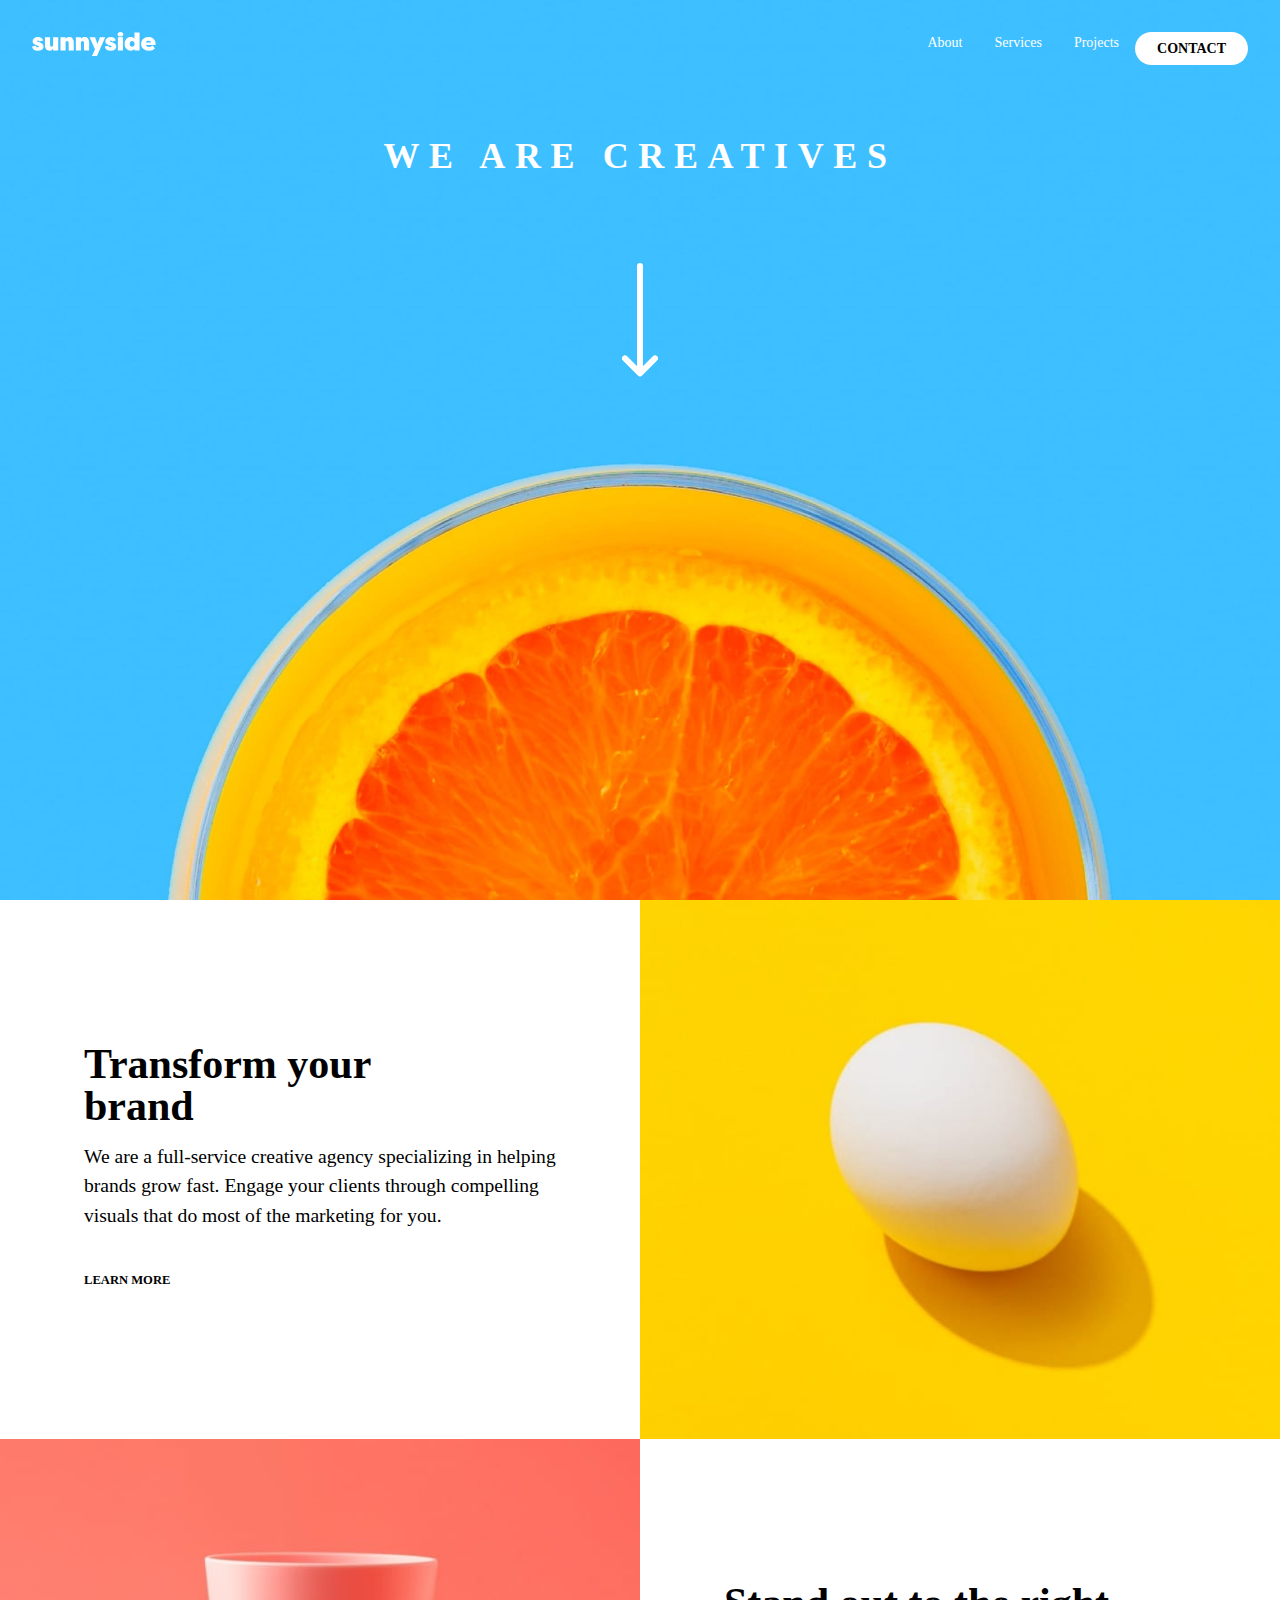
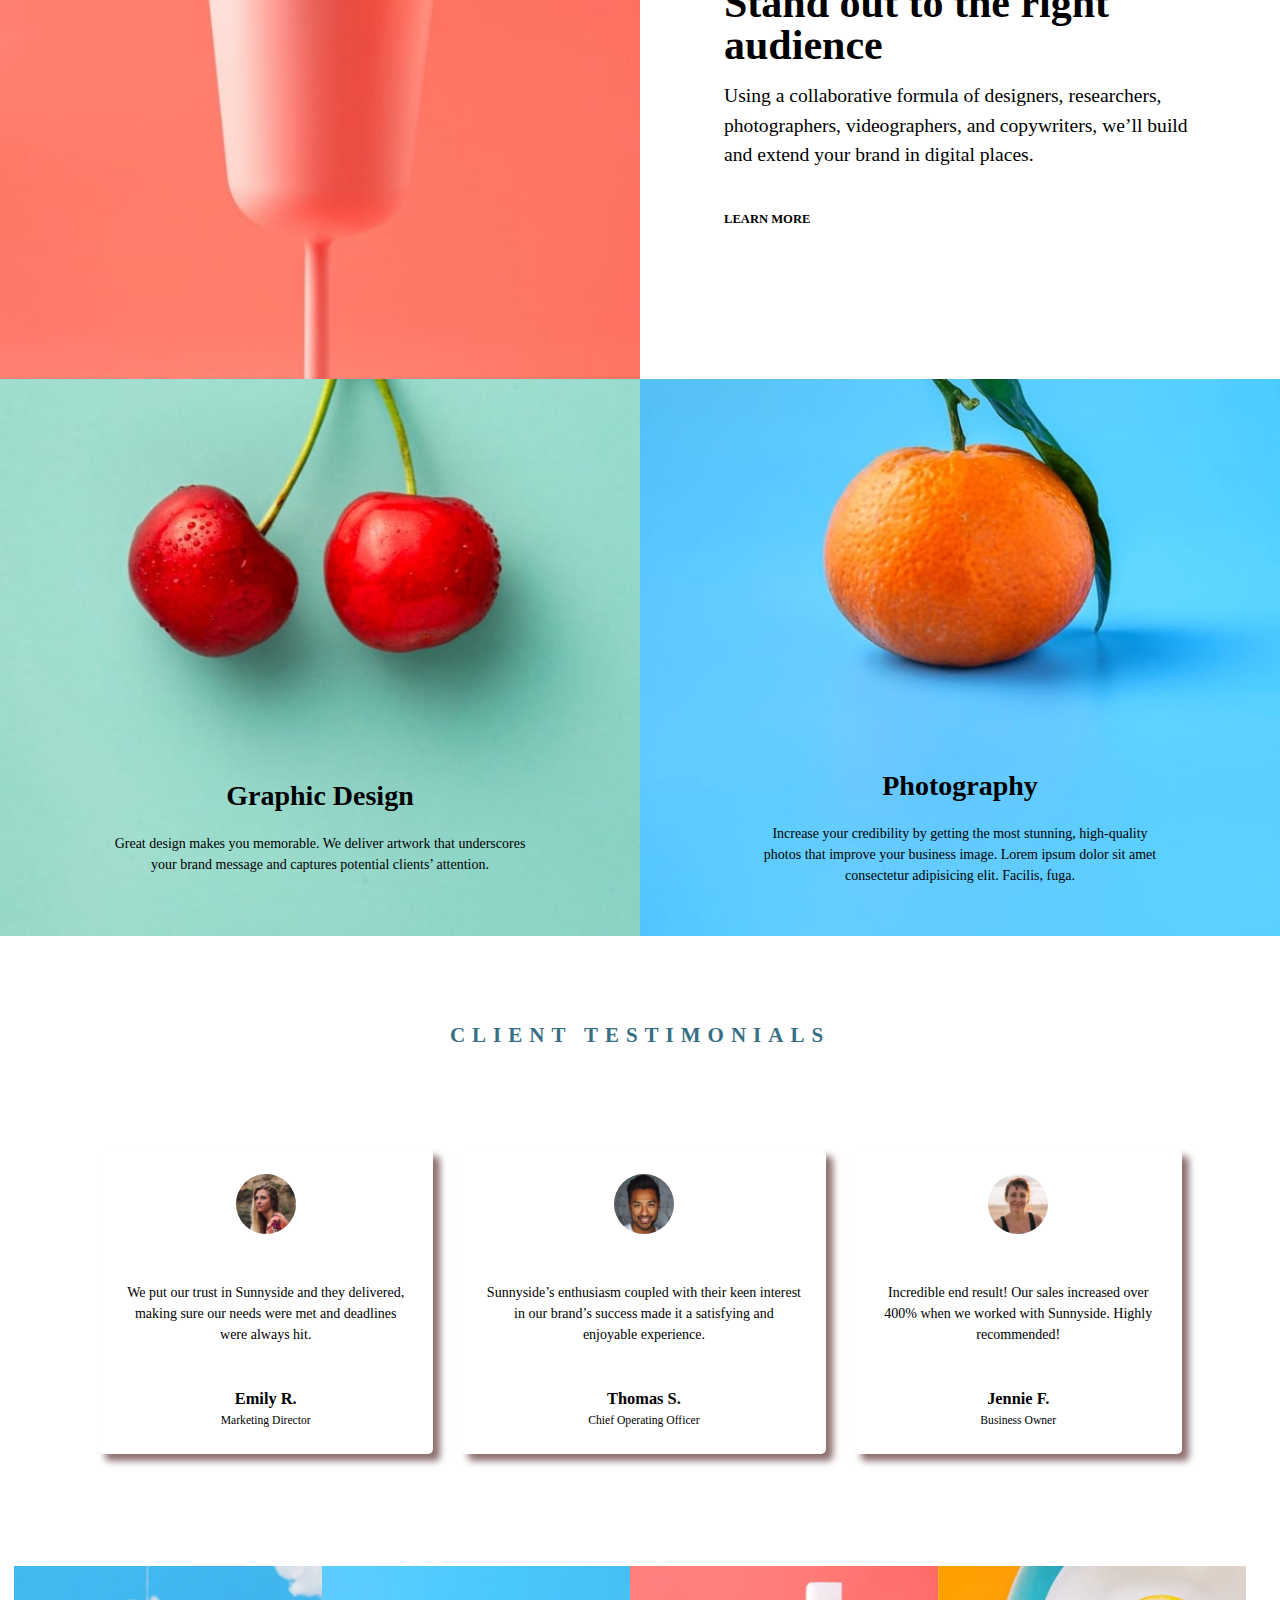
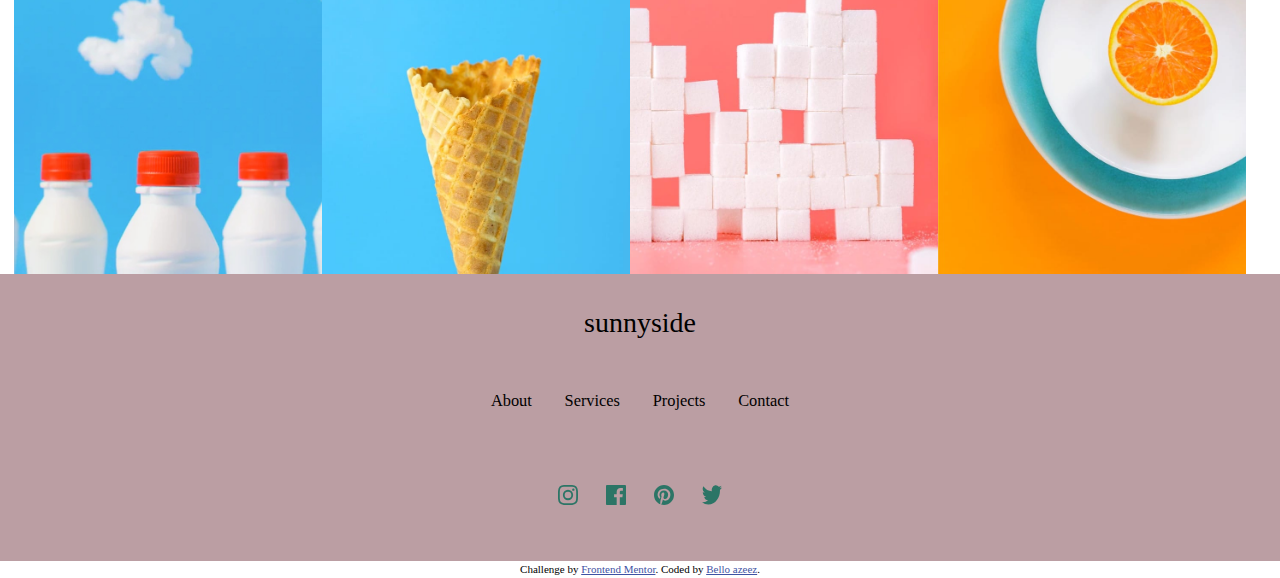
<file: index.html>
<!DOCTYPE html>
<html lang="en">
<head>
  <meta charset="UTF-8">
  <meta name="viewport" content="width=device-width, initial-scale=1.0"> <!-- displays site properly based on user's device -->

  <link rel="icon" type="image/png" sizes="32x32" href="./images/favicon-32x32.png">
  
  <title>Frontend Mentor | Sunnyside agency landing page</title>
  <link rel="stylesheet" href="style.css">
  <!-- Feel free to remove these styles or customise in your own stylesheet 👍 -->
</head>
<body>
  <main>
    <section class="header">
      <nav class="navbar">
        <div class="nav-title"> <a href=""> <svg width="124" height="24"
           xmlns="http://www.w3.org/2000/svg"><path d="M5.857 18.708c1.638
            0 2.995-.36 4.07-1.08 1.075-.721 1.613-1.769 1.613-3.144-.083-1.855-1.464-3.246-4.144-4.173l-1.44-.597c-.314-.1-.538-.198-.67-.298a.45.45 0 01-.198-.373c0-.414.273-.62.819-.62.678 0 1.182.347 1.513 1.043l3.698-1.044c-.893-2.22-2.614-3.329-5.162-3.329-1.522 0-2.788.398-3.797 1.193C1.15 7.08.645 8.116.645 9.39c0 .398.058.766.174 1.106.116.34.29.638.521.894.232.257.455.48.67.671.215.19.488.369.82.534.33.166.582.286.756.36.174.075.41.162.707.261l.422.15 1.49.546c.363.133.6.244.707.335a.449.449 0 01.16.36c0 .431-.404.647-1.215.647-1.191 0-1.903-.53-2.134-1.59L0 14.509c.463 2.8 2.416 4.2 5.857 4.2zm11.636 0c1.638 0 2.845-.63 3.623-1.888v1.615h5.112V5.366h-5.112v7.156c0 1.474-.505 2.21-1.514 2.21-1.026 0-1.539-.736-1.539-2.21V5.366h-5.112v7.653c0 3.793 1.514 5.69 4.542 5.69zm16.103-.273V11.28c0-1.475.504-2.212 1.513-2.212 1.026 0 1.54.737 1.54 2.212v7.155h5.111v-7.652c0-3.793-1.513-5.69-4.541-5.69-1.638 0-2.846.63-3.623 1.888V5.366h-5.113v13.069h5.113zm15.383 0V11.28c0-1.475.504-2.212 1.514-2.212 1.025 0 1.538.737 1.538 2.212v7.155h5.113v-7.652c0-3.793-1.514-5.69-4.542-5.69-1.638 0-2.846.63-3.623 1.888V5.366h-5.113v13.069h5.113zM64.958 24l8.289-18.634H67.91l-2.532 6.684-2.258-6.684h-5.584l5.435 11.802L59.944 24h5.014zm13.67-5.292c1.638 0 2.995-.36 4.07-1.08 1.076-.721 1.614-1.769 1.614-3.144-.083-1.855-1.465-3.246-4.145-4.173l-1.44-.597c-.314-.1-.537-.198-.67-.298a.45.45 0 01-.198-.373c0-.414.273-.62.819-.62.678 0 1.183.347 1.514 1.043l3.698-1.044c-.894-2.22-2.614-3.329-5.162-3.329-1.522 0-2.788.398-3.797 1.193-1.01.795-1.514 1.83-1.514 3.105 0 .398.058.766.173 1.106.116.34.29.638.522.894.231.257.455.48.67.671.215.19.488.369.819.534.33.166.583.286.757.36.173.075.41.162.707.261l.422.15 1.489.546c.364.133.6.244.707.335a.449.449 0 01.161.36c0 .431-.405.647-1.216.647-1.19 0-1.902-.53-2.134-1.59l-3.723.844c.464 2.8 2.416 4.2 5.857 4.2zm9.8-14.137c.91 0 1.613-.215 2.11-.646.495-.43.744-.977.744-1.64 0-.678-.24-1.23-.72-1.651C90.082.21 89.371 0 88.428 0c-.943 0-1.655.211-2.135.634-.48.422-.72.973-.72 1.652 0 .662.249 1.209.745 1.64.497.43 1.2.645 2.11.645zm2.556 13.864V5.366H85.87v13.069h5.113zm7.74.273c1.737 0 2.977-.63 3.722-1.888v1.615h5.112V.472h-5.112v6.534c-.745-1.275-1.985-1.913-3.723-1.913-1.753 0-3.214.642-4.38 1.926-1.166 1.283-1.75 2.91-1.75 4.882 0 1.97.584 3.598 1.75 4.882 1.166 1.283 2.627 1.925 4.38 1.925zm1.39-3.9c-.729 0-1.312-.274-1.75-.82-.439-.547-.658-1.243-.658-2.087 0-.845.215-1.54.645-2.087.447-.547 1.034-.82 1.762-.82s1.311.273 1.75.82c.438.546.657 1.242.657 2.087 0 .844-.219 1.54-.657 2.087-.439.546-1.022.82-1.75.82zm16.698 3.9c2.597 0 4.624-.754 6.08-2.26l-2.11-2.833c-1.042.845-2.217 1.267-3.524 1.267-.992 0-1.799-.224-2.42-.67-.62-.448-.93-.879-.93-1.293h9.604c.083-.298.124-.687.124-1.167 0-2.054-.674-3.677-2.022-4.87-1.349-1.193-3.073-1.789-5.175-1.789-2.25 0-4.028.671-5.335 2.013-1.307 1.341-1.961 2.956-1.961 4.844 0 1.938.69 3.549 2.072 4.833 1.382 1.283 3.247 1.925 5.597 1.925zm2.208-8.149h-5.112c.033-.613.298-1.08.794-1.404.496-.323 1.084-.484 1.762-.484.678 0 1.266.165 1.762.497.497.331.761.795.794 1.391z" fill="#FFF" fill-rule="nonzero"/></svg></a> </div>
        
            <!-- hamburger button  -->
            <a href="" class="toogle-btn">
            <svg width="24" height="18" xmlns="http://www.w3.org/2000/svg"><path d="M24 16v2H0v-2h24zm0-8v2H0V8h24zm0-8v2H0V0h24z" fill="#FFF" fill-rule="evenodd"/></svg>
          </a>

          <!-- nav links  -->
            <div class="nav-links">
          <ul>
            <li>
              <a href="/about.html">About</a>
            </li>
            <li>
              <a href="">Services</a>
            </li>
            <li>
              <a href="">Projects</a>
            </li>
            <li class="cl">
              <a href="" style="color: black;">Contact</a>
            </li>
          </ul>
        </div>
      </nav>

      <div class="head-text">
        <div class="image">
        <h2>we are creatives</h2> 
      </div> 
      <div class="arrow">
         <svg width="36" height="114" xmlns="http://www.w3.org/2000/svg"><g stroke="#FFF" stroke-width="6" fill="none" fill-rule="evenodd" stroke-linecap="round" stroke-linejoin="round"><path d="M18 3v100M3 95.484l15 15 15-15"/></g></svg>
       </div>
      </div>
      
    </section> 
      <div class="egg">
        <div class="text">
          <h2> Transform your <br> brand </h2>
          <p>   We are a full-service creative agency specializing in helping brands grow fast. 
        Engage your clients through compelling visuals that do most of the marketing for you.
         </p>
        <a href="" class="read"> Learn more</a>
 
        </div>
        <div class="yellow">
          <img src="/images/desktop/image-transform.jpg" alt="">
        </div>
      </div> 
      <section>
        <div class="egg">        
          <div class="yellow">
            <img src="/images/desktop/image-stand-out.jpg" alt="">
          </div>
          <div class="text">
            <h2>  Stand out to the right <br> audience  </h2>
            <p>  Using a collaborative formula of designers, researchers, photographers, videographers, and copywriters, we’ll build and extend your brand in digital places.  </p>
          <a href="" class="read"> Learn more</a>
          </div>
      </div> 
      </section>
      
      <section>
         <div class="egg">        
            <div class="apple"> 
              <div class="ds">
                <h2>  Graphic Design </h2>
              <p> Great design makes you memorable. We deliver artwork that underscores your brand message and captures potential clients’ attention.
                </p> 
              </div>         
             </div>
            <div class="photography">
              <div class="ds">
                <h2> Photography  </h2>
                <p>  Increase your credibility by getting the most stunning, high-quality photos that improve your business image. Lorem ipsum dolor sit amet consectetur adipisicing elit. Facilis, fuga.</p>
              </div>
            </div>
        </div> 
      </section>

      <!-- testimonial section  -->
      <div class="ts">
        <div class="ts-title">
           Client testimonials
        </div>
      </div>
      <div class="each">
        <div class="single">
          <img src="/images/image-emily.jpg" alt="" >
          <p>
        We put our trust in Sunnyside and they delivered, making sure our needs were met and deadlines were always hit. </p>
          <h3>Emily R. </h3>
          <h5>  Marketing Director  </h5> 
        </div>
        <div class="single">
            <img src="/images/image-thomas.jpg" alt="" >
            <p>   Sunnyside’s enthusiasm coupled with their keen interest in our brand’s success made it a satisfying and enjoyable experience. </p>
            <h3> Thomas S. </h3>
              <h5>Chief Operating Officer </h5> 
        </div>
        <div class="single">
          <img src="/images/image-jennie.jpg" alt="" >
          <p>  Incredible end result! Our sales increased over 400% when we worked with Sunnyside. Highly recommended!  </p>
        <h3> Jennie F.</h3>
         <h5>   Business Owner </h5>  
        </div>
      </div>

      <!-- products  -->
      <div class="new">
        <div class="pr s"></div>
        <div class="pr t"></div>
        <div class="pr u"></div>
        <div class="pr v"></div>
      </div>

      <!-- footer  -->
      <footer> 
        <div class="title">
              Sunnyside
            </div>
          <div class="ft">             
            <h3> About </h3> 
            <h3>  Services  </h3>
             <h3> Projects </h3>
             <h3> Contact  </h3>
          </div>
          <div class="icon">
            <img src="/images/icon-instagram.svg" alt="">
            <img src="/images/icon-facebook.svg" alt="">
            <img src="/images/icon-pinterest.svg" alt="">
            <img src="/images/icon-twitter.svg" alt="">
          </div>
       
      </footer>      
  </main> 
    <div class="attribution">
    Challenge by <a href="https://www.frontendmentor.io?ref=challenge" target="_blank">Frontend Mentor</a>. 
    Coded by <a href="#">Bello azeez</a>.
  </div>

  <script src="script.js"></script>
</body>
</html>
</file>
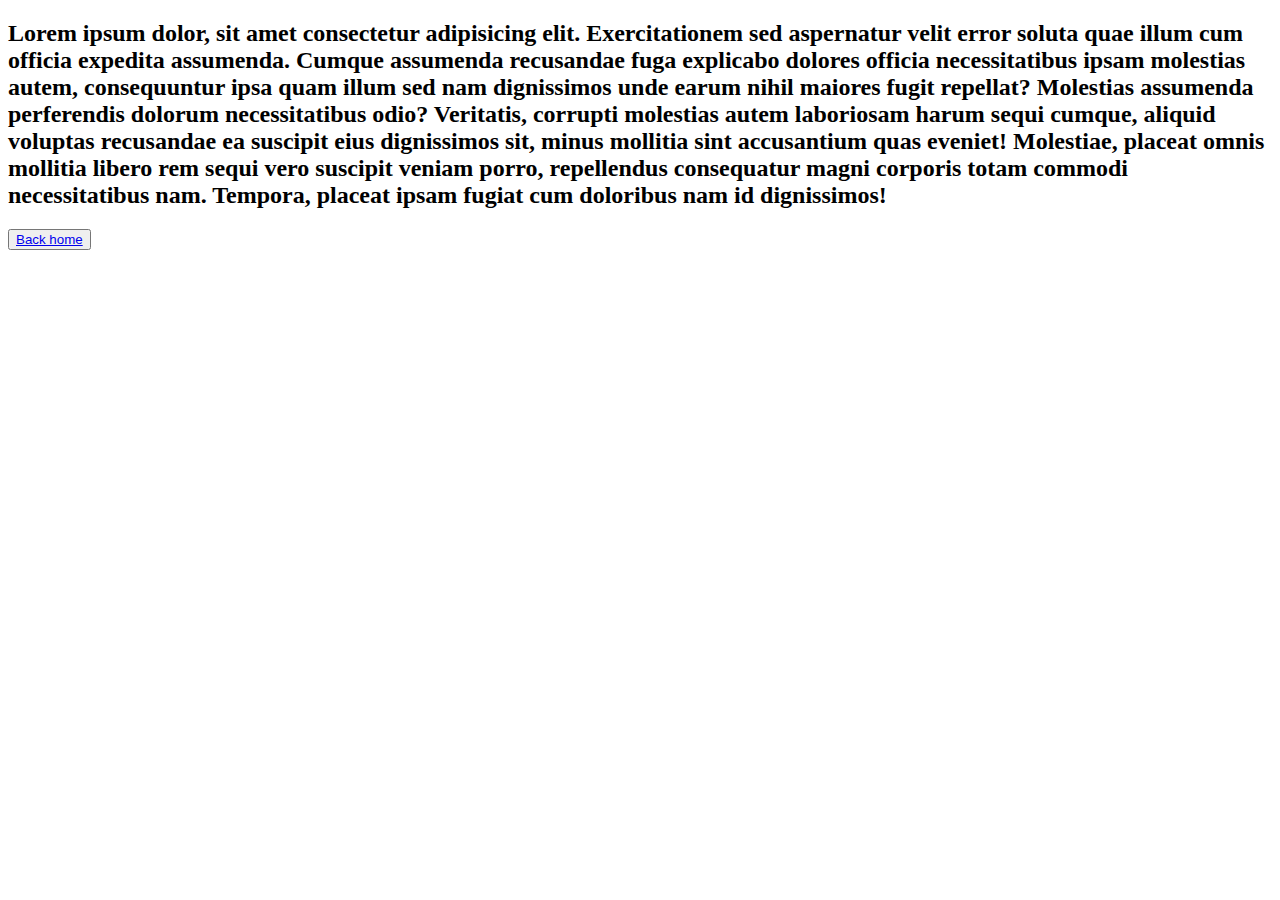
<file: about.html>
<!DOCTYPE html>
<html lang="en">
<head>
    <meta charset="UTF-8">
    <meta http-equiv="X-UA-Compatible" content="IE=edge">
    <meta name="viewport" content="width=device-width, initial-scale=1.0">
    <title>Document</title>
</head>
<body>
    <h2>Lorem ipsum dolor, sit amet consectetur adipisicing elit. Exercitationem sed aspernatur velit error soluta quae illum cum officia expedita assumenda. Cumque assumenda recusandae fuga explicabo dolores officia necessitatibus ipsam molestias autem, consequuntur ipsa quam illum sed nam dignissimos unde earum nihil maiores fugit repellat? Molestias assumenda perferendis dolorum necessitatibus odio? Veritatis, corrupti molestias autem laboriosam harum sequi cumque, aliquid voluptas recusandae ea suscipit eius dignissimos sit, minus mollitia sint accusantium quas eveniet! Molestiae, placeat omnis mollitia libero rem sequi vero suscipit veniam porro, repellendus consequatur magni corporis totam commodi necessitatibus nam. Tempora, placeat ipsam fugiat cum doloribus nam id dignissimos!</h2>
    <button> <a href="/index.html"> Back home  </a> </button>
</body>
</html>
</file>
<file: style.css>
*,
::after,
::before {
  margin: 0;
  padding: 0;
  box-sizing: border-box;
}
:root{
    --blue: hsl(240, 100%, 50%);
    --light-blue: hsl(240, 41%, 53%%);
    --white: hsl(0, 0%, 100%);
    --green: hsl(197, 41%, 37%);
    --black: hsl(0, 0%, 0%);
}

body { 
  font-family: 'Times New Roman', Times, serif; 
  line-height: 1.5;
  font-size: 0.875rem;
}
.header{
    background-image: url(/images/desktop/image-header.jpg);
    background-size: cover;
    height: 100vh; 
    background-repeat: no-repeat;  
    background-position: center;
}
.navbar{
    display: flex;
    padding: 2rem; 
    justify-content: space-between; 
     transition: all 0.3s;
}
.navbar ul{
    display: flex; 
}
.navbar ul li{
    list-style-type: none; 
}
.navbar ul li a { 
   text-decoration: none;
   padding: 1rem;
   color: var(--white); 
} 
.navbar ul li a:hover{ 
   color: rgb(109, 74, 74); 
} 

.cl{
    background-color: var(--white);
    border-radius: 20px;
    padding: 6px;   
    font-weight: bold;
    text-transform: uppercase;
}   
.arrow{
    display: flex;
    justify-content: center; 
    padding-top: 5rem;
}
.image{
    display: flex;
    justify-content: center;
    align-items:center; 
    text-transform: uppercase;
    font-size: 1.5rem;
    font-weight: bolder;
    color: var(--white);
    letter-spacing: 0.6rem;
    padding-top: 2rem;
}
.toogle-btn{
    position: absolute;
    top: 2rem;
    right: 2rem;
    display: none;
}

.hero{
   width: 100%;   
}
.egg{   
    display: grid;
    grid-template-columns: 1fr 1fr;  
} 
.text{
    background-color: rgb(255, 255, 255);
    padding: 6em;  
} 
.text h2{ 
    font-weight: bold;
    font-size: 3em;
    padding-bottom: 15px;
    padding-top: 1.4em;
    line-height: 1;
}
.text p{ 
    padding-bottom: 2em;
    font-size: 1.4em;
} 
.text .read {  
    text-decoration: none;
    text-transform: uppercase;
    font-weight: bolder;
    font-size: 0.9em;
    color: var(--black);
} 
.yellow {  
 width: 100%; 
}
.yellow img {  
  width: 100%;
  height: 100%;
  object-fit: cover; 
} 

/* third section  */

.apple {   
    background-image: url(/images/desktop/image-graphic-design.jpg);
    background-position: center;
    background-size: cover;
   display: flex;
  justify-content: center;
 align-items: center;
}
.photography {   
    background-image: url(/images/desktop/image-photography.jpg);
    background-position: center;
    background-size: cover;
   display: flex;
  justify-content: center;
 align-items: center;
}
.ds{ 
    margin-top: 6em;
    width: 80%;
    text-align: center;
    padding: 50px;
}
.ds h2{ 
    font-size: 2em;
   padding-top: 9em;
   padding-bottom: 1rem;
} 

/* ===========
 testimonial  
 =============*/

.ts-title{ 
    text-align: center;
    margin: 0 auto;
    padding-top: 4em;
    font-weight: bolder;
    font-size: 1.5em;
    text-transform: uppercase;
    letter-spacing: 7px;
    color: var(--green);
}
.each{ 
   max-width: 1500px; 
   padding: 6em;
   display: flex; 
   flex-direction: row; 
}
.single { 
    margin: 1em;
    border-radius: 5px;
    box-shadow: 7px 7px 7px rgb(143, 112, 112);
    padding: 25px;
    text-align: center;
}
.single p{ 
    padding-top: 3em;
    padding-bottom: 3em;
}
.single h5{ 
    font-weight: lighter;
}

.single img{ 
   border-radius: 40px;
   width: 60px;
   height: 60px;
   object-fit: cover; 
}

/* ===========
 testimonial  
 =============*/
 

 .pr {    
    background-position: center;
    background-size: cover;
    padding: 11em; 
}
.new{ 
   max-width: 1500px;  
   padding: 1em;
   display: flex; 
   flex-wrap: wrap;
   /* flex-direction: row;  */
}
.pr.s{ 
   background-image: url(/images/desktop/image-gallery-milkbottles.jpg);
}
 .pr.t{ 
   background-image: url(/images/desktop/image-gallery-cone.jpg);
}
.pr.u{ 
   background-image: url(/images/desktop/image-gallery-sugarcubes.jpg);
}
.pr.v{ 
   background-image: url(/images/desktop/image-gallery-orange.jpg);
}

/* footer  */
footer{    
    margin-top: -1em;
   background-color: rgb(187, 158, 163); 
   padding-bottom: 3em;
}
.title{ 
   display: flex;
   justify-content: center;
   text-transform: lowercase;
   padding: 1em;
   font-size: 2em;
} 
 .ft{  
   display: flex;
   text-align: center;
   justify-content: center;
   padding-bottom: 3em;
}
.ft h3{ 
   padding: 1em;
   font-weight: lighter;
} 
 .icon{  
   display: flex;
   text-align: center;
   justify-content: center;
} 
.icon img{ 
   padding: 1em;  
}  






/* mobile design  */

@media (max-width: 500px) {
    .toogle-btn{ 
    display: block;   
     transition: all 3s; 
}
.nav-links{ 
    display: none;
    width: 100%;    
     transition: all 3s transform 2s;
}
.navbar{ 
     transition: all 0.3s;
    flex-direction: column;
    align-items: flex-start;
}
.nav-links ul{ 
     transition: all 0.3s; 
    margin-top: 2em;
    flex-direction: column;
    width: 100%;
    background-color: white;
    padding: 2em;
}
.nav-links ul li{ 
    text-align: center;
    padding: 1em; 
}
.nav-links.active{ 
  display: flex; 
  
}
.navbar ul li a { 
    font-size: 1.5em;
   color: black; 
}   
.cl{
    background-color: yellow;
    margin: 0 auto;
    border-radius: 60px; 
    width: 180px;
} 


.image{ 
    text-align: center;  
}
h2{ 
    font-weight: bolder;
    font-size: 2.2em; 
    line-height: 1;
} 
.egg{   
    display: flex;
   flex-direction: column;
   flex-wrap: wrap;
} 
.text{
    text-align: center;
    padding: 4em;
}
.text h2{
    font-size: 3em;
}
.text p{
    padding-top: 20px;
    font-size: 1em;
    letter-spacing: 1px;
}
.each{  
   flex-direction: column; 
}
.new{  
   flex-direction: column; 
}
} 








.attribution { font-size: 11px; text-align: center; }
    .attribution a { color: hsl(228, 45%, 44%); }
</file>
